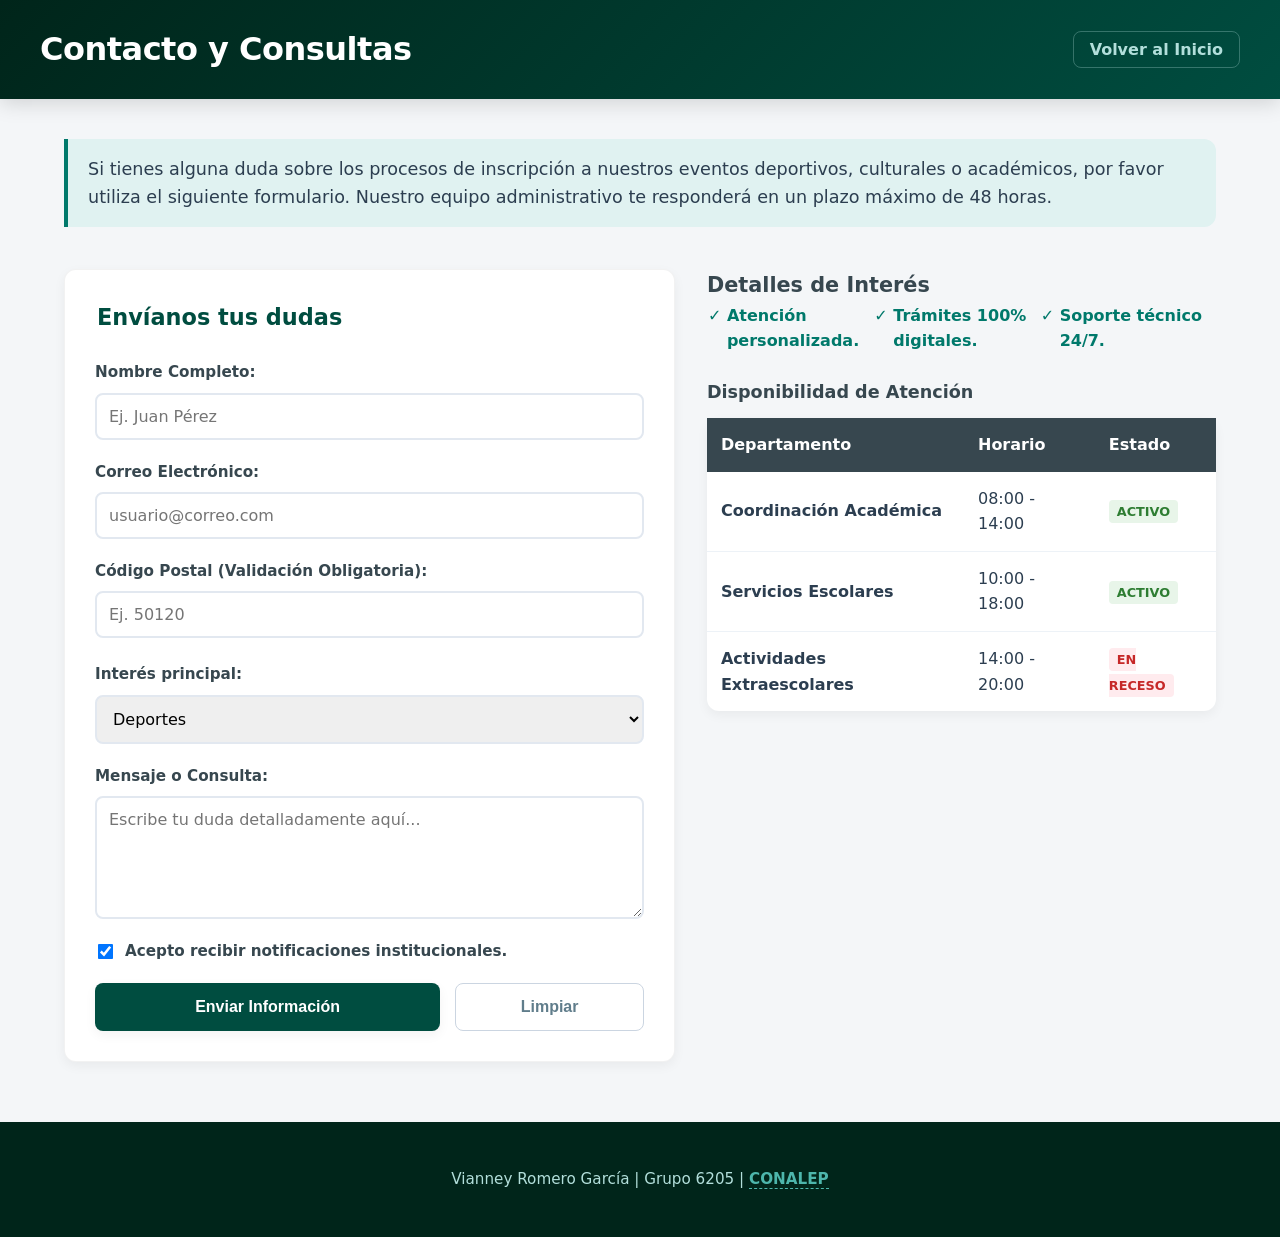
<file: contacto.html>
<!DOCTYPE html>
<html lang="es">
<head>
    <meta charset="UTF-8">
    <meta name="viewport" content="width=device-width, initial-scale=1.0">
    <title>Contacto | Eventos CONALEP</title>
    
    <style>
        /* --- VARIABLES DE DISEÑO MODERNO (DESIGN SYSTEM UNIFICADO) --- */
        :root {
            --primary: #004d40;
            --primary-light: #00796b;
            --primary-dark: #00251a;
            --secondary: #37474f;
            --accent: #2e7d32;
            --accent-danger: #c62828;
            --bg-main: #f4f6f8;
            --bg-card: #ffffff;
            --text-main: #2c3e50;
            --text-muted: #607d8b;
            --radius: 12px;
            --shadow: 0 4px 12px rgba(0, 0, 0, 0.05);
            --transition: all 0.3s cubic-bezier(0.4, 0, 0.2, 1);
        }

        /* --- ESTILOS GENERALES --- */
        body {
            font-family: 'Segoe UI', system-ui, -apple-system, sans-serif;
            line-height: 1.6;
            color: var(--text-main);
            margin: 0;
            padding: 0;
            background-color: var(--bg-main);
        }

        /* --- HEADER MODERNO --- */
        header {
            background: linear-gradient(135deg, var(--primary-dark), var(--primary));
            color: white;
            padding: 24px 40px;
            box-shadow: 0 4px 20px rgba(0,0,0,0.15);
        }
        .header-container {
            display: flex;
            justify-content: space-between;
            align-items: center;
            max-width: 1200px;
            margin: 0 auto;
            flex-wrap: wrap;
            gap: 20px;
        }
        header h1 {
            margin: 0;
            font-size: 2rem;
            font-weight: 700;
            letter-spacing: -0.5px;
        }
        .btn-nav {
            color: #b2dfdb;
            text-decoration: none;
            font-weight: 600;
            padding: 8px 16px;
            border: 1px solid rgba(178, 223, 219, 0.3);
            border-radius: 8px;
            transition: var(--transition);
        }
        .btn-nav:hover {
            background-color: rgba(255, 255, 255, 0.1);
            color: white;
            border-color: transparent;
        }

        /* --- CONTENIDO PRINCIPAL EN DASHBOARD (DOS COLUMNANAS) --- */
        main {
            max-width: 1200px;
            margin: 40px auto;
            padding: 0 24px;
            display: grid;
            grid-template-columns: 1.2fr 1fr;
            gap: 32px;
            box-sizing: border-box;
        }
        @media (max-width: 900px) {
            main { grid-template-columns: 1fr; margin: 20px auto; }
        }

        .capital-text {
            grid-column: 1 / -1;
            font-size: 1.1rem;
            color: var(--text-main);
            background-color: #e0f2f1;
            padding: 16px 20px;
            border-left: 4px solid var(--primary-light);
            border-radius: 0 var(--radius) var(--radius) 0;
            margin: 0 0 10px 0;
        }

        /* --- FORMULARIO --- */
        form {
            background-color: var(--bg-card);
            border-radius: var(--radius);
            box-shadow: var(--shadow);
            padding: 30px;
            border: 1px solid rgba(0,0,0,0.05);
        }
        fieldset {
            border: none;
            padding: 0;
            margin: 0;
        }
        legend {
            font-size: 1.4rem;
            font-weight: 700;
            color: var(--primary);
            margin-bottom: 24px;
        }
        .form-group {
            margin-bottom: 20px;
            display: flex;
            flex-direction: column;
            gap: 8px;
        }
        label {
            font-weight: 600;
            font-size: 0.95rem;
            color: var(--secondary);
        }
        input[type="text"],
        input[type="email"],
        select,
        textarea {
            width: 100%;
            padding: 12px;
            border: 2px solid #e2e8f0;
            border-radius: 8px;
            font-family: inherit;
            font-size: 1rem;
            box-sizing: border-box;
            transition: var(--transition);
        }
        input[type="text"]:focus,
        input[type="email"]:focus,
        select:focus,
        textarea:focus {
            outline: none;
            border-color: var(--primary-light);
            box-shadow: 0 0 0 3px rgba(0, 121, 107, 0.15);
        }
        
        /* Estilo para errores de validación en tiempo real */
        .input-error {
            border-color: var(--accent-danger) !important;
            background-color: #fff5f5;
        }
        .error-mensaje {
            color: var(--accent-danger);
            font-size: 0.85rem;
            font-weight: 600;
            margin-top: -4px;
        }

        .checkbox-container {
            flex-direction: row;
            align-items: center;
            gap: 10px;
            cursor: pointer;
            user-select: none;
        }
        .checkbox-container input {
            width: auto;
            transform: scale(1.2);
            cursor: pointer;
        }

        .acciones {
            display: flex;
            gap: 15px;
            margin-top: 10px;
        }
        .btn-submit {
            flex: 2;
            background-color: var(--primary);
            color: white;
            border: none;
            padding: 14px;
            font-size: 1rem;
            font-weight: 700;
            border-radius: 8px;
            cursor: pointer;
            transition: var(--transition);
            box-shadow: var(--shadow);
        }
        .btn-submit:hover {
            background-color: var(--primary-light);
            transform: translateY(-1px);
        }
        .btn-as-link {
            flex: 1;
            background-color: transparent;
            color: var(--text-muted);
            border: 1px solid #cbd5e1;
            padding: 14px;
            font-size: 1rem;
            font-weight: 600;
            border-radius: 8px;
            cursor: pointer;
            transition: var(--transition);
        }
        .btn-as-link:hover {
            background-color: #f1f5f9;
            color: var(--text-main);
        }

        /* --- INFORMACIÓN DE APOYO Y TABLA --- */
        .seccion-info {
            display: flex;
            flex-direction: column;
            gap: 24px;
        }
        .seccion-info h3 {
            margin: 0;
            font-size: 1.3rem;
            color: var(--secondary);
        }
        .beneficios {
            margin: 0;
            padding-left: 20px;
            display: grid;
            grid-template-columns: repeat(auto-fit, minmax(150px, 1fr));
            gap: 10px;
        }
        .beneficios li {
            font-weight: 600;
            color: var(--primary-light);
            list-style-type: '✓ ';
        }

        .tabla-info {
            width: 100%;
            border-collapse: collapse;
            background-color: var(--bg-card);
            border-radius: var(--radius);
            overflow: hidden;
            box-shadow: var(--shadow);
        }
        .tabla-info caption {
            font-weight: 700;
            font-size: 1.1rem;
            color: var(--secondary);
            margin-bottom: 12px;
            text-align: left;
        }
        .tabla-info th {
            background-color: var(--secondary);
            color: white;
            padding: 14px;
            font-weight: 600;
            text-align: left;
        }
        .tabla-info td {
            padding: 14px;
            border-bottom: 1px solid #edf2f7;
        }
        .tabla-info tr:last-child td {
            border-bottom: none;
        }
        
        /* Badges de estado dinámicos */
        .badge {
            padding: 4px 8px;
            border-radius: 4px;
            font-size: 0.8rem;
            font-weight: 700;
            text-transform: uppercase;
        }
        .badge.activo { background-color: #e8f5e9; color: var(--accent); }
        .badge.receso { background-color: #ffebee; color: var(--accent-danger); }

        /* --- TOAST / NOTIFICACIONES --- */
        #toast-container {
            position: fixed;
            bottom: 20px;
            right: 20px;
            z-index: 1000;
        }
        .toast {
            background-color: #2d3748;
            color: white;
            padding: 12px 24px;
            border-radius: 8px;
            box-shadow: 0 4px 12px rgba(0,0,0,0.15);
            font-weight: 500;
        }

        /* --- FOOTER --- */
        footer {
            background-color: var(--primary-dark);
            color: #b2dfdb;
            text-align: center;
            padding: 30px;
            margin-top: 60px;
            font-size: 0.95rem;
        }
        footer abbr {
            text-decoration: none;
            border-bottom: 1px dashed #4db6ac;
            color: #4db6ac;
            font-weight: 600;
        }
    </style>
</head>
<body>

    <div id="toast-container"></div>

    <header>
        <div class="header-container">
            <h1>Contacto y Consultas</h1>
            <nav><a href="index.html" class="btn-nav">Volver al Inicio</a></nav>
        </div>
    </header>

    <noscript>
        <div style="background-color: #ffcccc; color: #cc0000; padding: 15px; text-align: center; font-weight: bold;">
            JavaScript ausente o deshabilitado. Los campos numéricos de validación no se comprobarán de forma dinámica.
        </div>
    </noscript>

    <main>
        <p class="capital-text">
            Si tienes alguna duda sobre los procesos de inscripción a nuestros eventos deportivos, culturales o académicos, por favor utiliza el siguiente formulario. Nuestro equipo administrativo te responderá en un plazo máximo de 48 horas.
        </p>

        <form id="form-contacto" name="form_contacto">
            <fieldset>
                <legend>Envíanos tus dudas</legend>
                
                <div class="form-group">
                    <label for="nom">Nombre Completo:</label>
                    <input type="text" id="nom" name="nombre" maxlength="50" required placeholder="Ej. Juan Pérez">
                </div>

                <div class="form-group">
                    <label for="correo">Correo Electrónico:</label>
                    <input type="email" id="correo" name="email" required placeholder="usuario@correo.com">
                </div>

                <div class="form-group">
                    <label for="txtMatricula">Código Postal (Validación Obligatoria):</label>
                    <input type="text" id="txtMatricula" name="matricula" required placeholder="Ej. 50120" maxlength="5">
                    <div id="error-cp" class="error-mensaje"></div>
                </div>

                <div class="form-group">
                    <label for="interes">Interés principal:</label>
                    <select id="interes" name="interes">
                        <option value="Deportes">Deportes</option>
                        <option value="Cultura">Cultura</option>
                        <option value="Académico">Académico</option>
                    </select>
                </div>

                <div class="form-group">
                    <label for="msg">Mensaje o Consulta:</label>
                    <textarea id="msg" name="mensaje" rows="5" placeholder="Escribe tu duda detalladamente aquí..."></textarea>
                </div>

                <div class="form-group checkbox-container">
                    <input type="checkbox" id="terminos" name="terminos" checked> 
                    <label for="terminos">Acepto recibir notificaciones institucionales.</label>
                </div>

                <div class="acciones">
                    <button type="submit" class="btn-submit">Enviar Información</button>
                    <button type="reset" id="btn-limpiar" class="btn-as-link">Limpiar</button>
                </div>
            </fieldset>
        </form>

        <section class="seccion-info">
            <div>
                <h3>Detalles de Interés</h3>
                <ul class="beneficios">
                    <li>Atención personalizada.</li>
                    <li>Trámites 100% digitales.</li>
                    <li>Soporte técnico 24/7.</li>
                </ul>
            </div>

            <table class="tabla-info">
                <caption>Disponibilidad de Atención</caption>
                <thead>
                    <tr>
                        <th>Departamento</th>
                        <th>Horario</th>
                        <th>Estado</th>
                    </tr>
                </thead>
                <tbody>
                    <tr>
                        <td><strong>Coordinación Académica</strong></td>
                        <td>08:00 - 14:00</td>
                        <td><span class="badge activo">Activo</span></td>
                    </tr>
                    <tr>
                        <td><strong>Servicios Escolares</strong></td>
                        <td>10:00 - 18:00</td>
                        <td><span class="badge activo">Activo</span></td>
                    </tr>
                    <tr>
                        <td><strong>Actividades Extraescolares</strong></td>
                        <td>14:00 - 20:00</td>
                        <td><span class="badge receso">En receso</span></td>
                    </tr>
                </tbody>
            </table>
        </section>
    </main>

    <footer>
        <p>Vianney Romero García | Grupo 6205 | <abbr title="Colegio Nacional de Educación Profesional Técnica">CONALEP</abbr></p>
    </footer>

    <script type="text/javascript">
        document.addEventListener('DOMContentLoaded', () => {
            const formulario = document.getElementById('form-contacto');
            const inputCP = document.getElementById('txtMatricula');
            const errorCP = document.getElementById('error-cp');
            const toastContainer = document.getElementById('toast-container');

            // --- NOTIFICACIONES TOAST ---
            const mostrarNotificacion = (mensaje) => {
                toastContainer.innerHTML = '';
                const toast = document.createElement('div');
                toast.className = 'toast';
                toast.textContent = mensaje;
                toastContainer.appendChild(toast);

                toast.animate([
                    { transform: 'translateY(20px)', opacity: 0 },
                    { transform: 'translateY(0)', opacity: 1 }
                ], { duration: 250, easing: 'ease-out' });

                setTimeout(() => {
                    toast.animate([{ opacity: 1 }, { opacity: 0 }], { duration: 250 })
                         .onfinish = () => toast.remove();
                }, 4000);
            };

            // --- VALIDACIÓN DE CÓDIGO POSTAL EN TIEMPO REAL ---
            const validarCP = () => {
                const valor = inputCP.value.trim();
                // Expresión regular: Debe contener exactamente 5 números
                const formatoValido = /^\d{5}$/.test(valor);

                if (valor === "") {
                    errorCP.textContent = "El Código Postal es obligatorio.";
                    inputCP.classList.add('input-error');
                    return false;
                } else if (!formatoValido) {
                    errorCP.textContent = "Error: Debe ingresar un número válido de 5 dígitos.";
                    inputCP.classList.add('input-error');
                    return false;
                } else {
                    errorCP.textContent = "";
                    inputCP.classList.remove('input-error');
                    return true;
                }
            };

            // Ejecutar validación cuando el usuario escribe o cambia de celda
            inputCP.addEventListener('input', validarCP);
            inputCP.addEventListener('blur', validarCP);

            // --- CONTROL AL RESETEAR FORMULARIO ---
            document.getElementById('btn-limpiar').addEventListener('click', () => {
                errorCP.textContent = "";
                inputCP.classList.remove('input-error');
                mostrarNotificacion('Formulario restablecido.');
            });

            // --- ENVÍO DEL FORMULARIO Y CONSTRUCCIÓN INTERACTIVA DE MAILTO ---
            formulario.addEventListener('submit', (evento) => {
                evento.preventDefault(); // Detiene envío por defecto erróneo

                // Validamos el Código Postal antes de procesar
                if (!validarCP()) {
                    mostrarNotificacion('⚠️ Por favor, corrige los errores del formulario.');
                    inputCP.focus();
                    return;
                }

                // Captura de datos sanitizados
                const nombre = document.getElementById('nom').value.trim();
                const correo = document.getElementById('correo').value.trim();
                const cp = inputCP.value.trim();
                const interes = document.getElementById('interes').value;
                const mensaje = document.getElementById('msg').value.trim();
                const aceptaNotificaciones = document.getElementById('terminos').checked ? "SÍ" : "NO";

                const correoInstitucional = "vromero@conalep.edu.mx";

                // Formateo estético del Asunto y Cuerpo del Mensaje
                const asunto = encodeURIComponent(`Consulta de Eventos [${interes}] - ${nombre}`);
                
                let cuerpoEstructurado = `Detalles del Formulario de Contacto:\n`;
                cuerpoEstructurado += `==================================\n`;
                cuerpoEstructurado += `Nombre: ${nombre}\n`;
                cuerpoEstructurado += `Correo de Contacto: ${correo}\n`;
                cuerpoEstructurado += `Código Postal (Región): ${cp}\n`;
                cuerpoEstructurado += `Área de Interés: ${interes}\n`;
                cuerpoEstructurado += `Acepta Notificaciones: ${aceptaNotificaciones}\n`;
                cuerpoEstructurado += `==================================\n\n`;
                cuerpoEstructurado += `Consulta:\n"${mensaje || 'Sin comentarios adicionales.'}"`;

                const cuerpoFinal = encodeURIComponent(cuerpoEstructurado);

                // Construcción de URL Mailto Dinámica Segura
                const mailtoUrl = `mailto:${correoInstitucional}?subject=${asunto}&body=${cuerpoFinal}`;

                mostrarNotificacion('Abriendo gestor de correo institucional... 📬');

                // Ejecución nativa fluida
                setTimeout(() => {
                    window.location.href = mailtoUrl;
                }, 800);
            });
        });
    </script>
</body>
</html>
</file>
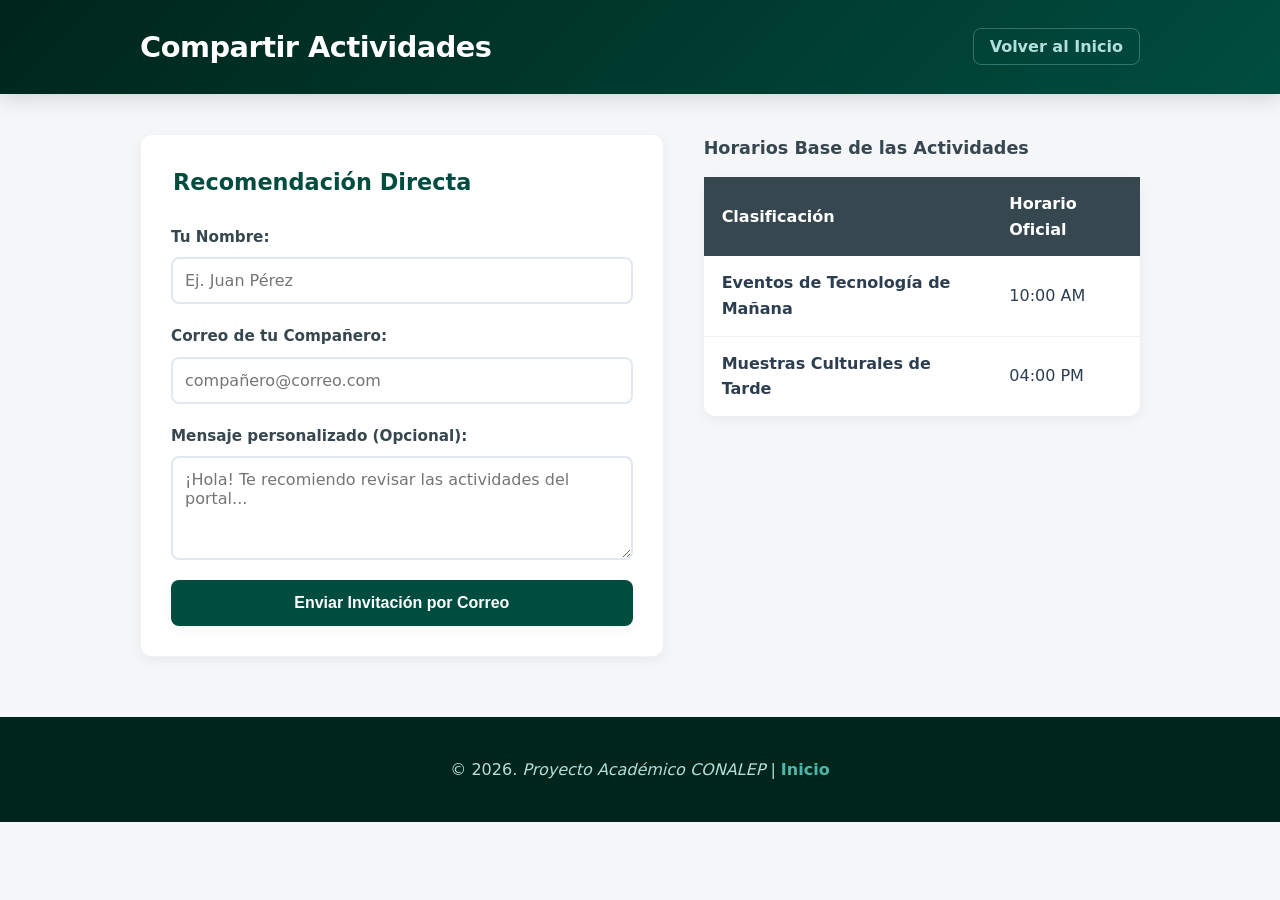
<file: enviar.html>
<!DOCTYPE html>
<html lang="es">
<head>
    <meta charset="UTF-8">
    <meta name="viewport" content="width=device-width, initial-scale=1.0">
    <title>Recomendar Actividad | CONALEP</title>
    
    <style>
        /* --- VARIABLES DE DISEÑO MODERNO --- */
        :root {
            --primary: #004d40;
            --primary-light: #00796b;
            --primary-dark: #00251a;
            --secondary: #37474f;
            --bg-main: #f4f6f8;
            --bg-card: #ffffff;
            --text-main: #2c3e50;
            --text-muted: #607d8b;
            --radius: 12px;
            --shadow: 0 4px 12px rgba(0, 0, 0, 0.05);
            --transition: all 0.3s cubic-bezier(0.4, 0, 0.2, 1);
        }

        /* --- ESTILOS GENERALES --- */
        body {
            font-family: 'Segoe UI', system-ui, -apple-system, sans-serif;
            line-height: 1.6;
            color: var(--text-main);
            margin: 0;
            padding: 0;
            background-color: var(--bg-main);
        }

        /* --- HEADER --- */
        header {
            background: linear-gradient(135deg, var(--primary-dark), var(--primary));
            color: white;
            padding: 24px 40px;
            box-shadow: 0 4px 20px rgba(0,0,0,0.15);
        }
        .header-container {
            display: flex;
            justify-content: space-between;
            align-items: center;
            max-width: 1000px;
            margin: 0 auto;
            flex-wrap: wrap;
            gap: 20px;
        }
        header h1 {
            margin: 0;
            font-size: 1.8rem;
            font-weight: 700;
            letter-spacing: -0.5px;
        }
        .btn-inicio {
            color: #b2dfdb;
            text-decoration: none;
            font-weight: 600;
            padding: 8px 16px;
            border: 1px solid rgba(178, 223, 219, 0.3);
            border-radius: 8px;
            transition: var(--transition);
        }
        .btn-inicio:hover {
            background-color: rgba(255, 255, 255, 0.1);
            color: white;
            border-color: transparent;
        }

        /* --- CONTENIDO PRINCIPAL --- */
        main {
            max-width: 1000px;
            margin: 40px auto;
            padding: 0 24px;
            display: grid;
            grid-template-columns: 1.2fr 1fr;
            gap: 40px;
        }
        @media (max-width: 768px) {
            main { grid-template-columns: 1fr; margin: 20px auto; }
        }

        /* --- FORMULARIO ESTILIZADO --- */
        form {
            background-color: var(--bg-card);
            border-radius: var(--radius);
            box-shadow: var(--shadow);
            padding: 30px;
            border: 1px solid rgba(0,0,0,0.05);
        }
        fieldset {
            border: none;
            padding: 0;
            margin: 0;
        }
        legend {
            font-size: 1.4rem;
            font-weight: 700;
            color: var(--primary);
            margin-bottom: 24px;
        }
        .form-group {
            margin-bottom: 20px;
            display: flex;
            flex-direction: column;
            gap: 8px;
        }
        label {
            font-weight: 600;
            font-size: 0.95rem;
            color: var(--secondary);
        }
        input[type="text"],
        input[type="email"],
        textarea {
            width: 100%;
            padding: 12px;
            border: 2px solid #e2e8f0;
            border-radius: 8px;
            font-family: inherit;
            font-size: 1rem;
            box-sizing: border-box;
            transition: var(--transition);
        }
        input[type="text"]:focus,
        input[type="email"]:focus,
        textarea:focus {
            outline: none;
            border-color: var(--primary-light);
            box-shadow: 0 0 0 3px rgba(0, 121, 107, 0.15);
        }
        .btn-submit {
            width: 100%;
            background-color: var(--primary);
            color: white;
            border: none;
            padding: 14px;
            font-size: 1rem;
            font-weight: 700;
            border-radius: 8px;
            cursor: pointer;
            transition: var(--transition);
            box-shadow: var(--shadow);
        }
        .btn-submit:hover {
            background-color: var(--primary-light);
            transform: translateY(-1px);
        }

        /* --- TABLA MODERNA --- */
        .seccion-tabla {
            display: flex;
            flex-direction: column;
            justify-content: flex-start;
        }
        .tabla-eventos {
            width: 100%;
            border-collapse: collapse;
            background-color: var(--bg-card);
            border-radius: var(--radius);
            overflow: hidden;
            box-shadow: var(--shadow);
        }
        .tabla-eventos caption {
            font-weight: 700;
            font-size: 1.1rem;
            color: var(--secondary);
            margin-bottom: 15px;
            text-align: left;
        }
        .tabla-eventos th {
            background-color: var(--secondary);
            color: white;
            padding: 14px 18px;
            font-weight: 600;
            text-align: left;
        }
        .tabla-eventos td {
            padding: 14px 18px;
            border-bottom: 1px solid #edf2f7;
            color: var(--text-main);
        }
        .tabla-eventos tr:last-child td {
            border-bottom: none;
        }
        .tabla-eventos tr:hover {
            background-color: #f8fafc;
        }

        /* --- TOAST / NOTIFICACIONES --- */
        #toast-container {
            position: fixed;
            bottom: 20px;
            right: 20px;
            z-index: 1000;
        }
        .toast {
            background-color: #2d3748;
            color: white;
            padding: 12px 24px;
            border-radius: 8px;
            box-shadow: 0 4px 12px rgba(0,0,0,0.15);
            font-weight: 500;
        }

        /* --- FOOTER --- */
        footer {
            background-color: var(--primary-dark);
            color: #b2dfdb;
            text-align: center;
            padding: 24px;
            margin-top: 60px;
        }
        .enlace-boton {
            color: #4db6ac;
            text-decoration: none;
            font-weight: 600;
        }
        .enlace-boton:hover {
            text-decoration: underline;
        }
    </style>
</head>
<body>

    <div id="toast-container"></div>

    <header>
        <div class="header-container">
            <h1>Compartir Actividades</h1>
            <nav><a href="index.html" class="btn-inicio">Volver al Inicio</a></nav>
        </div>
    </header>

    <main>
        <!-- Se removieron los atributos directo en HTML para controlarlos de forma segura en JS -->
        <form id="form-recomendar">
            <fieldset>
                <legend>Recomendación Directa</legend>
                
                <div class="form-group">
                    <label for="remitente">Tu Nombre:</label>
                    <input type="text" id="remitente" placeholder="Ej. Juan Pérez" required>
                </div>

                <div class="form-group">
                    <label for="destinatario">Correo de tu Compañero:</label>
                    <input type="email" id="destinatario" placeholder="compañero@correo.com" required>
                </div>

                <div class="form-group">
                    <label for="nota">Mensaje personalizado (Opcional):</label>
                    <textarea id="nota" rows="4" placeholder="¡Hola! Te recomiendo revisar las actividades del portal..."></textarea>
                </div>

                <div class="acciones">
                    <button type="submit" class="btn-submit">Enviar Invitación por Correo</button>
                </div>
            </fieldset>
        </form>

        <section class="seccion-tabla">
            <table class="tabla-eventos">
                <caption>Horarios Base de las Actividades</caption>
                <thead>
                    <tr>
                        <th>Clasificación</th>
                        <th>Horario Oficial</th>
                    </tr>
                </thead>
                <tbody>
                    <tr>
                        <td><strong>Eventos de Tecnología de Mañana</strong></td>
                        <td>10:00 AM</td>
                    </tr>
                    <tr>
                        <td><strong>Muestras Culturales de Tarde</strong></td>
                        <td>04:00 PM</td>
                    </tr>
                </tbody>
            </table>
        </section>
    </main>

    <footer>
        <p>&copy; 2026. <cite>Proyecto Académico CONALEP</cite> | <a href="index.html" class="enlace-boton">Inicio</a></p>
    </footer>

    <!-- LOGICA JAVASCRIPT MODERNA CON CONTROL DE ERRORES -->
    <script type="text/javascript">
        document.addEventListener('DOMContentLoaded', () => {
            const formulario = document.getElementById('form-recomendar');
            const toastContainer = document.getElementById('toast-container');

            // Feedback visual elegante al usuario
            const mostrarNotificacion = (mensaje) => {
                toastContainer.innerHTML = ''; // Limpiar anteriores
                const toast = document.createElement('div');
                toast.className = 'toast';
                toast.textContent = mensaje;
                toastContainer.appendChild(toast);

                toast.animate([
                    { transform: 'translateY(20px)', opacity: 0 },
                    { transform: 'translateY(0)', opacity: 1 }
                ], { duration: 250, easing: 'ease-out' });

                setTimeout(() => {
                    toast.animate([{ opacity: 1 }, { opacity: 0 }], { duration: 250 })
                         .onfinish = () => toast.remove();
                }, 4000);
            };

            // Interceptar y procesar de manera inteligente el envío del formulario
            formulario.addEventListener('submit', (evento) => {
                evento.preventDefault(); // Evita que la página intente recargarse o romperse

                // Captura y sanitización básica de valores
                const nombreRemitente = document.getElementById('remitente').value.trim();
                const correoDestino = document.getElementById('destinatario').value.trim();
                const mensajeNota = document.getElementById('nota').value.trim();
                
                const correoSoporteFijo = "vianney@correo.com"; // Cuenta destino base original

                // Crear dinámicamente un cuerpo de correo profesional estructurado
                const asunto = encodeURIComponent(`Recomendación de Actividades CONALEP de parte de ${nombreRemitente}`);
                
                let cuerpoEstructurado = `¡Hola!\n\n${nombreRemitente} te ha recomendado visitar el Portal de Eventos Institucionales del CONALEP.\n\n`;
                if(mensajeNota) {
                    cuerpoEstructurado += `Mensaje adicional de ${nombreRemitente}:\n"${mensajeNota}"\n\n`;
                }
                cuerpoEstructurado += `No te pierdas los Eventos de Tecnología (10:00 AM) y Muestras Culturales (04:00 PM).\n\nSaludos del equipo de desarrollo.`;
                
                const cuerpoFinal = encodeURIComponent(cuerpoEstructurado);

                // Construcción de la URL mailto incluyendo en copia (CC) al compañero asignado
                // Esto garantiza que se envíe a vianney@correo.com con copia al destinatario ingresado
                const mailtoUrl = `mailto:${correoSoporteFijo}?cc=${correoDestino}&subject=${asunto}&body=${cuerpoFinal}`;

                mostrarNotificacion('Abriendo tu cliente de correo para enviar la invitación... 🚀');

                // Ejecución segura del envío abriendo el gestor del sistema operativo
                setTimeout(() => {
                    window.location.href = mailtoUrl;
                }, 800);
            });
        });
    </script>
</body>
</html>
</file>
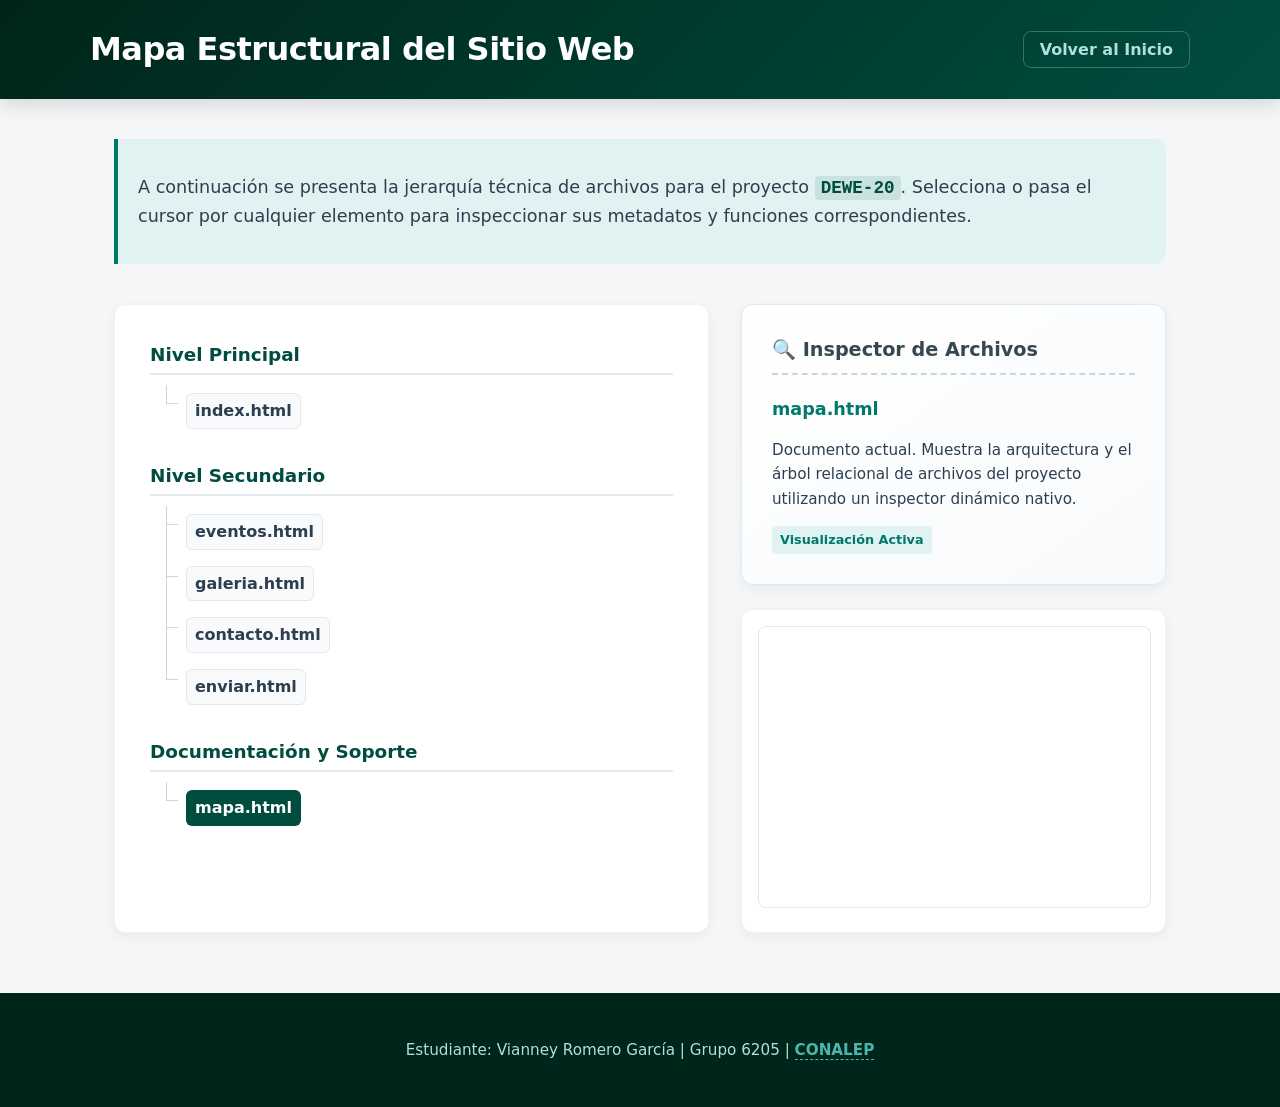
<file: mapa.html>
<!DOCTYPE html>
<html lang="es">
<head>
    <meta charset="UTF-8">
    <meta name="viewport" content="width=device-width, initial-scale=1.0">
    <title>Mapa del Sitio | CONALEP</title>
    
    <style>
        /* --- VARIABLES DE DISEÑO MODERNO (DESIGN SYSTEM UNIFICADO) --- */
        :root {
            --primary: #004d40;
            --primary-light: #00796b;
            --primary-dark: #00251a;
            --secondary: #37474f;
            --accent: #2e7d32;
            --bg-main: #f4f6f8;
            --bg-card: #ffffff;
            --text-main: #2c3e50;
            --text-muted: #607d8b;
            --radius: 12px;
            --shadow: 0 4px 12px rgba(0, 0, 0, 0.05);
            --transition: all 0.3s cubic-bezier(0.4, 0, 0.2, 1);
        }

        /* --- ESTILOS GENERALES --- */
        body {
            font-family: 'Segoe UI', system-ui, -apple-system, sans-serif;
            line-height: 1.6;
            color: var(--text-main);
            margin: 0;
            padding: 0;
            background-color: var(--bg-main);
        }

        /* --- HEADER MODERNO --- */
        header {
            background: linear-gradient(135deg, var(--primary-dark), var(--primary));
            color: white;
            padding: 24px 40px;
            box-shadow: 0 4px 20px rgba(0,0,0,0.15);
        }
        .header-container {
            display: flex;
            justify-content: space-between;
            align-items: center;
            max-width: 1100px;
            margin: 0 auto;
            flex-wrap: wrap;
            gap: 20px;
        }
        header h1 {
            margin: 0;
            font-size: 2rem;
            font-weight: 700;
            letter-spacing: -0.5px;
        }
        .btn-nav {
            color: #b2dfdb;
            text-decoration: none;
            font-weight: 600;
            padding: 8px 16px;
            border: 1px solid rgba(178, 223, 219, 0.3);
            border-radius: 8px;
            transition: var(--transition);
        }
        .btn-nav:hover {
            background-color: rgba(255, 255, 255, 0.1);
            color: white;
            border-color: transparent;
        }

        /* --- CONTENIDO PRINCIPAL EN DASHBOARD --- */
        main {
            max-width: 1100px;
            margin: 40px auto;
            padding: 0 24px;
            display: grid;
            grid-template-columns: 1.4fr 1fr;
            gap: 32px;
            box-sizing: border-box;
        }
        @media (max-width: 850px) {
            main { grid-template-columns: 1fr; margin: 20px auto; }
        }

        .seccion-texto {
            grid-column: 1 / -1;
            font-size: 1.1rem;
            color: var(--text-main);
            background-color: #e0f2f1;
            padding: 16px 20px;
            border-left: 4px solid var(--primary-light);
            border-radius: 0 var(--radius) var(--radius) 0;
            margin-bottom: 8px;
        }
        .seccion-texto code {
            background-color: rgba(0, 77, 64, 0.1);
            padding: 2px 6px;
            border-radius: 4px;
            font-weight: 600;
            color: var(--primary);
        }

        /* --- MAPA JERÁRQUICO ESTILIZADO (ÁRBOL VISUAL) --- */
        .card-mapa {
            background-color: var(--bg-card);
            border-radius: var(--radius);
            box-shadow: var(--shadow);
            padding: 35px;
            border: 1px solid rgba(0,0,0,0.05);
        }
        .mapa-jerarquia ul {
            list-style: none;
            padding-left: 0;
            margin: 0;
        }
        .mapa-jerarquia > ul > li {
            margin-bottom: 24px;
        }
        .mapa-jerarquia > ul > li > strong {
            font-size: 1.15rem;
            color: var(--primary);
            display: block;
            margin-bottom: 10px;
            border-bottom: 2px solid #e2e8f0;
            padding-bottom: 4px;
        }
        .lista-vinetas {
            padding-left: 16px !important;
        }
        .lista-vinetas li {
            position: relative;
            padding: 8px 0 8px 20px;
            transition: var(--transition);
        }
        /* Líneas conectoras tipo árbol de archivos */
        .lista-vinetas li::before {
            content: "";
            position: absolute;
            left: 0;
            top: 18px;
            width: 12px;
            height: 1px;
            background-color: #cbd5e1;
        }
        .lista-vinetas li::after {
            content: "";
            position: absolute;
            left: 0;
            top: 0;
            width: 1px;
            height: 100%;
            background-color: #cbd5e1;
        }
        .lista-vinetas li:last-child::after {
            height: 18px;
        }
        
        /* Enlaces del mapa */
        .mapa-item {
            color: var(--text-main);
            text-decoration: none;
            font-weight: 600;
            padding: 4px 8px;
            border-radius: 6px;
            background-color: #f8fafc;
            border: 1px solid #e2e8f0;
            display: inline-block;
            cursor: pointer;
            transition: var(--transition);
        }
        .mapa-item:hover {
            border-color: var(--primary-light);
            background-color: #e0f2f1;
            color: var(--primary-dark);
            transform: translateX(3px);
        }
        .mapa-item.active {
            background-color: var(--primary);
            color: white;
            border-color: transparent;
        }

        /* --- CONTENEDOR DE INSPECTOR DINÁMICO (JS) --- */
        .seccion-lateral {
            display: flex;
            flex-direction: column;
            gap: 24px;
        }
        .card-inspector {
            background: linear-gradient(145deg, #ffffff, #f8fafc);
            border-radius: var(--radius);
            box-shadow: var(--shadow);
            padding: 30px;
            border: 1px solid #e2e8f0;
            min-height: 200px;
            box-sizing: border-box;
        }
        .card-inspector h3 {
            margin-top: 0;
            color: var(--secondary);
            font-size: 1.2rem;
            border-bottom: 2px dashed #cbd5e1;
            padding-bottom: 8px;
        }
        #inspector-titulo {
            font-size: 1.1rem;
            font-weight: 700;
            color: var(--primary-light);
            margin: 10px 0;
        }
        #inspector-desc {
            color: var(--text-main);
            font-size: 0.95rem;
            margin-bottom: 15px;
        }
        .badge-status {
            display: inline-block;
            padding: 4px 8px;
            border-radius: 4px;
            font-size: 0.8rem;
            font-weight: 700;
            background-color: #e2e8f0;
            color: var(--secondary);
        }

        /* --- CONTENEDOR OBJETO EXTERNO --- */
        .contenedor-objeto {
            background-color: var(--bg-card);
            border-radius: var(--radius);
            box-shadow: var(--shadow);
            padding: 16px;
            border: 1px solid rgba(0,0,0,0.05);
        }
        .contenedor-objeto iframe, .contenedor-objeto object {
            border-radius: 8px;
            border: 1px solid #e2e8f0;
            width: 100%;
        }

        /* --- FOOTER --- */
        footer {
            background-color: var(--primary-dark);
            color: #b2dfdb;
            text-align: center;
            padding: 30px;
            margin-top: 60px;
            font-size: 0.95rem;
        }
        footer abbr {
            text-decoration: none;
            border-bottom: 1px dashed #4db6ac;
            color: #4db6ac;
            font-weight: 600;
        }
    </style>
</head>
<body>

    <header>
        <div class="header-container">
            <h1>Mapa Estructural del Sitio Web</h1>
            <nav><a href="index.html" class="btn-nav">Volver al Inicio</a></nav>
        </div>
    </header>

    <noscript>
        <div style="background-color: #ffcccc; color: #cc0000; padding: 15px; text-align: center; font-weight: bold;">
            Estructura estática cargada. Active los scripts para soporte dinámico del mapa interactivo.
        </div>
    </noscript>

    <main>
        <section class="seccion-texto">
            <p>
                A continuación se presenta la jerarquía técnica de archivos para el proyecto <code>DEWE-20</code>. Selecciona o pasa el cursor por cualquier elemento para inspeccionar sus metadatos y funciones correspondientes.
            </p>
        </section>

        <section class="card-mapa">
            <nav class="mapa-jerarquia">
                <ul>
                    <li><strong>Nivel Principal</strong>
                        <ul class="lista-vinetas">
                            <li>
                                <a href="index.html" class="mapa-item" data-desc="Página principal del portal. Contiene la bienvenida a los alumnos, avisos dinámicos en carrusel y una trivia interactiva de autoevaluación." data-status="Optimizado con JS">index.html</a>
                            </li>
                        </ul>
                    </li>
                    <li><strong>Nivel Secundario</strong>
                        <ul class="lista-vinetas">
                            <li>
                                <a href="eventos.html" class="mapa-item" data-desc="Sección de agenda institucional. Despliega el calendario oficial de actividades tecnológicas, deportivas y culturales." data-status="Estructura Base">eventos.html</a>
                            </li>
                            <li>
                                <a href="galeria.html" class="mapa-item" data-desc="Repositorio visual. Muestra evidencias fotográficas de los proyectos del plantel organizados mediante layouts adaptables." data-status="Multimedia">galeria.html</a>
                            </li>
                            <li>
                                <a href="contacto.html" class="mapa-item" data-desc="Formulario de atención a usuarios con validación avanzada de código postal mediante expresiones regulares en tiempo real." data-status="Validación Dinámica">contacto.html</a>
                            </li>
                            <li>
                                <a href="enviar.html" class="mapa-item" data-desc="Herramienta de recomendación directa. Construye un enlace seguro de correo electrónico estructurando la información del remitente." data-status="Procesamiento Seguro">enviar.html</a>
                            </li>
                        </ul>
                    </li>
                    <li><strong>Documentación y Soporte</strong>
                        <ul class="lista-vinetas">
                            <li>
                                <a href="mapa.html" class="mapa-item active" data-desc="Documento actual. Muestra la arquitectura y el árbol relacional de archivos del proyecto utilizando un inspector dinámico nativo." data-status="Visualización Activa">mapa.html</a>
                            </li>
                        </ul>
                    </li>
                </ul>
            </nav>
        </section>

        <section class="seccion-lateral">
            <div class="card-inspector" id="inspector">
                <h3>🔍 Inspector de Archivos</h3>
                <div id="inspector-contenido">
                    <p style="color: var(--text-muted); font-style: italic;">Pasa el cursor o selecciona un archivo del mapa para auditar sus metadatos.</p>
                </div>
            </div>

            <div class="contenedor-objeto">
                <iframe src="https://www.gob.mx" height="280" title="Soporte Institucional Gob"></iframe>
            </div>
        </section>
    </main>

    <footer>
        <p>Estudiante: Vianney Romero García | Grupo 6205 | <abbr title="Colegio Nacional de Educación Profesional Técnica">CONALEP</abbr></p>
    </footer>

    <script type="text/javascript">
        document.addEventListener('DOMContentLoaded', () => {
            const itemsMapa = document.querySelectorAll('.mapa-item');
            const contenedorContenido = document.getElementById('inspector-contenido');

            // Función para actualizar el panel de detalles de forma moderna
            const actualizarInspector = (elemento) => {
                const nombreArchivo = elemento.textContent;
                const descripcion = elemento.getAttribute('data-desc');
                const estado = elemento.getAttribute('data-status');

                // Inyección limpia de HTML estructural
                contenedorContenido.innerHTML = `
                    <div id="inspector-titulo">${nombreArchivo}</div>
                    <p id="inspector-desc">${descripcion}</p>
                    <div><span class="badge-status" style="background-color: #e0f2f1; color: var(--primary-light);">${estado}</span></div>
                `;

                // Animación fluida de entrada para los datos del inspector
                contenedorContenido.animate([
                    { opacity: 0, transform: 'scale(0.98)' },
                    { opacity: 1, transform: 'scale(1)' }
                ], { duration: 180, easing: 'ease-out' });
            };

            // Escuchadores de eventos para interacción fluida (Mouse y Teclado/Foco)
            itemsMapa.forEach(item => {
                // Actualiza al pasar el cursor
                item.addEventListener('mouseenter', () => actualizarInspector(item));
                
                // Mantiene el soporte al dar clic
                item.addEventListener('click', (e) => {
                    // Si es el archivo actual (mapa.html), prevenimos que recargue la página en bucle
                    if(item.classList.contains('active')) {
                        e.preventDefault();
                    }
                    actualizarInspector(item);
                });
            });

            // Mostrar por defecto los datos del archivo activo al cargar la página
            const itemActivo = document.querySelector('.mapa-item.active');
            if(itemActivo) {
                actualizarInspector(itemActivo);
            }
        });
    </script>
</body>
</html>
</file>
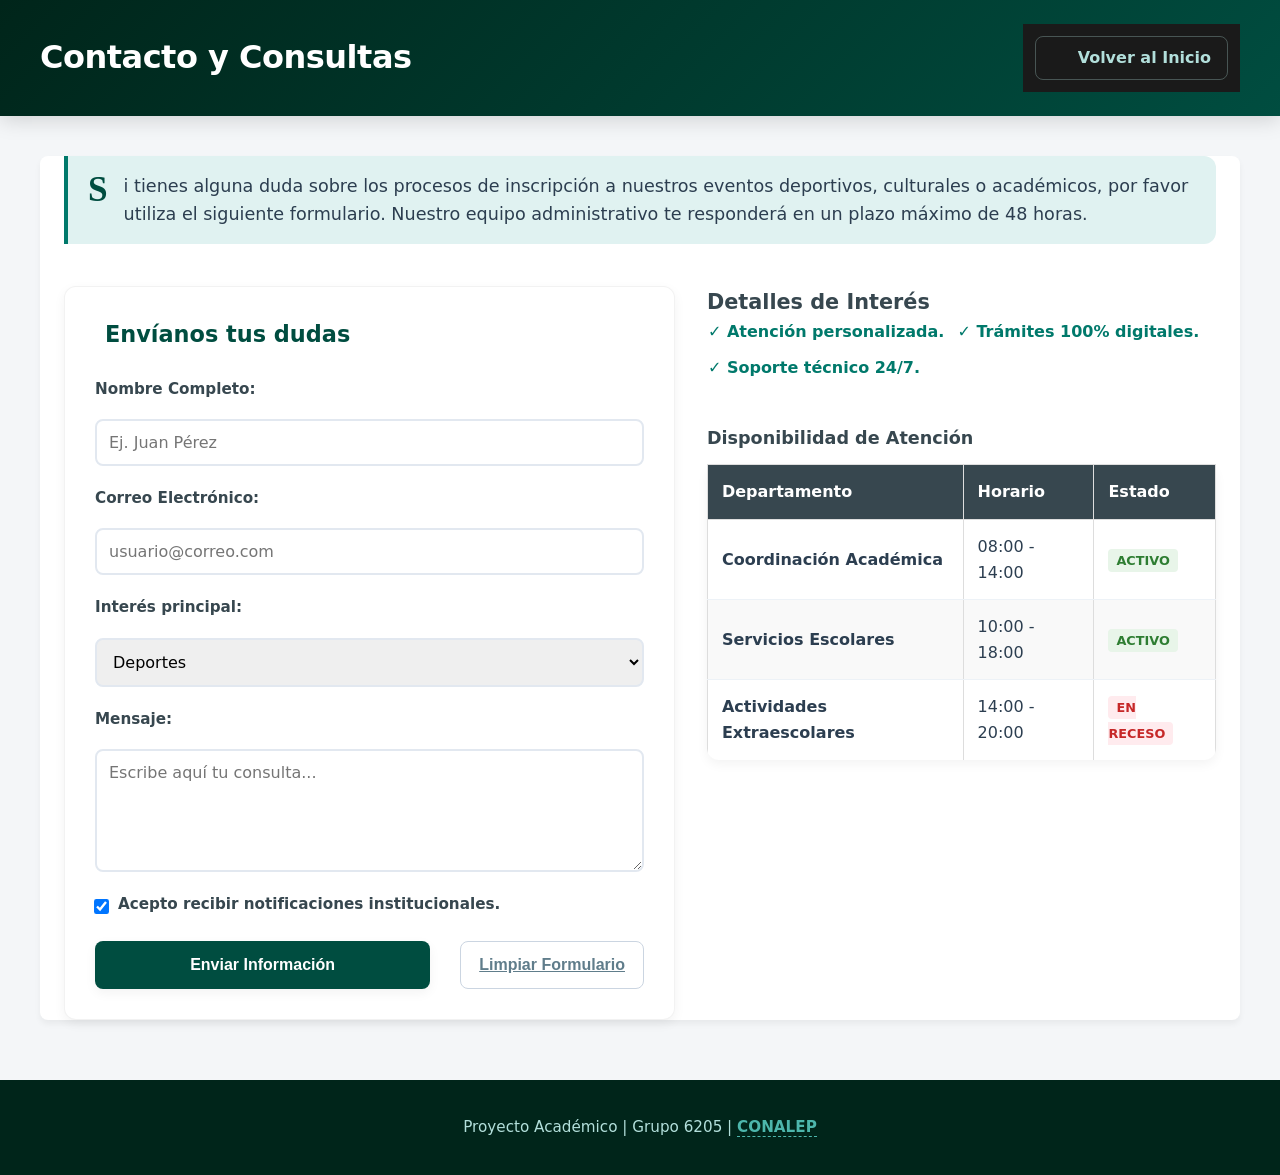
<file: secundaria.html>
<!DOCTYPE html>
<html lang="es">
<head>
    <meta charset="UTF-8">
    <meta name="viewport" content="width=device-width, initial-scale=1.0">
    <title>Contacto | Eventos CONALEP</title>
    
    <link rel="stylesheet" href="styles.css">
    <style>
        /* --- VARIABLES DE DISEÑO (DESIGN SYSTEM UNIFICADO) --- */
        :root {
            --primary: #004d40;
            --primary-light: #00796b;
            --primary-dark: #00251a;
            --secondary: #37474f;
            --accent: #2e7d32;
            --accent-danger: #c62828;
            --bg-main: #f4f6f8;
            --bg-card: #ffffff;
            --text-main: #2c3e50;
            --text-muted: #607d8b;
            --radius: 12px;
            --shadow: 0 4px 12px rgba(0, 0, 0, 0.05);
            --transition: all 0.3s cubic-bezier(0.4, 0, 0.2, 1);
        }

        /* --- ESTILOS GENERALES Y MAQUETACIÓN --- */
        body {
            font-family: 'Segoe UI', system-ui, -apple-system, sans-serif;
            line-height: 1.6;
            color: var(--text-main);
            margin: 0;
            padding: 0;
            background-color: var(--bg-main);
        }

        /* --- HEADER MODERNO --- */
        header {
            background: linear-gradient(135deg, var(--primary-dark), var(--primary));
            color: white;
            padding: 24px 40px;
            box-shadow: 0 4px 20px rgba(0,0,0,0.15);
        }
        .header-container {
            display: flex;
            justify-content: space-between;
            align-items: center;
            max-width: 1200px;
            margin: 0 auto;
            flex-wrap: wrap;
            gap: 20px;
        }
        header h1 {
            margin: 0;
            font-size: 2rem;
            font-weight: 700;
            letter-spacing: -0.5px;
        }
        .btn-nav {
            color: #b2dfdb;
            text-decoration: none;
            font-weight: 600;
            padding: 8px 16px;
            border: 1px solid rgba(178, 223, 219, 0.3);
            border-radius: 8px;
            transition: var(--transition);
        }
        .btn-nav:hover {
            background-color: rgba(255, 255, 255, 0.1);
            color: white;
            border-color: transparent;
        }

        /* --- ESTRUCTURA EN DOS COLUMNAS (ESTILO DASHBOARD) --- */
        main {
            max-width: 1200px;
            margin: 40px auto;
            padding: 0 24px;
            display: grid;
            grid-template-columns: 1.2fr 1fr;
            gap: 32px;
            box-sizing: border-box;
        }
        @media (max-width: 900px) {
            main { grid-template-columns: 1fr; margin: 20px auto; }
        }

        /* Pseudo-elemento ::first-letter para emular Letra Capital requerida */
        .capital-text {
            grid-column: 1 / -1;
            font-size: 1.1rem;
            color: var(--text-main);
            background-color: #e0f2f1;
            padding: 16px 20px;
            border-left: 4px solid var(--primary-light);
            border-radius: 0 var(--radius) var(--radius) 0;
            margin: 0 0 10px 0;
        }
        .capital-text::first-letter {
            font-size: 2.2rem;
            font-weight: 700;
            color: var(--primary);
            float: left;
            line-height: 1;
            padding-right: 8px;
        }

        /* --- COMPONENTE FORMULARIO --- */
        form {
            background-color: var(--bg-card);
            border-radius: var(--radius);
            box-shadow: var(--shadow);
            padding: 30px;
            border: 1px solid rgba(0,0,0,0.05);
        }
        fieldset {
            border: none;
            padding: 0;
            margin: 0;
        }
        legend {
            font-size: 1.4rem;
            font-weight: 700;
            color: var(--primary);
            margin-bottom: 24px;
        }
        .form-group {
            margin-bottom: 20px;
            display: flex;
            flex-direction: column;
            gap: 8px;
        }
        label {
            font-weight: 600;
            font-size: 0.95rem;
            color: var(--secondary);
        }
        input[type="text"],
        input[type="email"],
        select,
        textarea {
            width: 100%;
            padding: 12px;
            border: 2px solid #e2e8f0;
            border-radius: 8px;
            font-family: inherit;
            font-size: 1rem;
            box-sizing: border-box;
            transition: var(--transition);
        }
        input[type="text"]:focus,
        input[type="email"]:focus,
        select:focus,
        textarea:focus {
            outline: none;
            border-color: var(--primary-light);
            box-shadow: 0 0 0 3px rgba(0, 121, 107, 0.15);
        }
        
        /* Control visual de estados de error */
        .input-error {
            border-color: var(--accent-danger) !important;
            background-color: #fff5f5;
        }
        .error-mensaje {
            color: var(--accent-danger);
            font-size: 0.85rem;
            font-weight: 600;
            margin-top: -4px;
        }

        .checkbox-container {
            flex-direction: row;
            align-items: center;
            gap: 10px;
            cursor: pointer;
        }
        .checkbox-container input {
            width: auto;
            transform: scale(1.15);
            cursor: pointer;
        }

        .acciones {
            display: flex;
            gap: 15px;
            margin-top: 10px;
        }
        .btn-submit {
            flex: 2;
            background-color: var(--primary);
            color: white;
            border: none;
            padding: 14px;
            font-size: 1rem;
            font-weight: 700;
            border-radius: 8px;
            cursor: pointer;
            transition: var(--transition);
            box-shadow: var(--shadow);
        }
        .btn-submit:hover {
            background-color: var(--primary-light);
            transform: translateY(-1px);
        }
        .btn-as-link {
            flex: 1;
            background-color: transparent;
            color: var(--text-muted);
            border: 1px solid #cbd5e1;
            padding: 14px;
            font-size: 1rem;
            font-weight: 600;
            border-radius: 8px;
            cursor: pointer;
            transition: var(--transition);
        }
        .btn-as-link:hover {
            background-color: #f1f5f9;
            color: var(--text-main);
        }

        /* --- SECCIÓN INFORMATIVA LATERAL --- */
        .seccion-lateral {
            display: flex;
            flex-direction: column;
            gap: 24px;
        }
        .seccion-lateral h3 {
            margin: 0;
            font-size: 1.3rem;
            color: var(--secondary);
        }
        .beneficios {
            margin: 0;
            padding-left: 20px;
            display: grid;
            grid-template-columns: repeat(auto-fit, minmax(160px, 1fr));
            gap: 10px;
        }
        .beneficios li {
            font-weight: 600;
            color: var(--primary-light);
            list-style-type: '✓ ';
        }

        /* --- TABLA --- */
        .tabla-info {
            width: 100%;
            border-collapse: collapse;
            background-color: var(--bg-card);
            border-radius: var(--radius);
            overflow: hidden;
            box-shadow: var(--shadow);
        }
        .tabla-info caption {
            font-weight: 700;
            font-size: 1.1rem;
            color: var(--secondary);
            margin-bottom: 12px;
            text-align: left;
        }
        .tabla-info th {
            background-color: var(--secondary);
            color: white;
            padding: 14px;
            font-weight: 600;
            text-align: left;
        }
        .tabla-info td {
            padding: 14px;
            border-bottom: 1px solid #edf2f7;
            color: var(--text-main);
        }
        .tabla-info tr:last-child td {
            border-bottom: none;
        }
        
        .badge {
            padding: 4px 8px;
            border-radius: 4px;
            font-size: 0.8rem;
            font-weight: 700;
            text-transform: uppercase;
        }
        .badge.activo { background-color: #e8f5e9; color: var(--accent); }
        .badge.receso { background-color: #ffebee; color: var(--accent-danger); }

        /* --- SISTEMA DE NOTIFICACIONES TOAST --- */
        #toast-container {
            position: fixed;
            bottom: 20px;
            right: 20px;
            z-index: 1000;
        }
        .toast {
            background-color: #2d3748;
            color: white;
            padding: 12px 24px;
            border-radius: 8px;
            box-shadow: 0 4px 12px rgba(0,0,0,0.15);
            font-weight: 500;
        }

        /* --- PIE DE PÁGINA --- */
        footer {
            background-color: var(--primary-dark);
            color: #b2dfdb;
            text-align: center;
            padding: 30px;
            margin-top: 60px;
            font-size: 0.95rem;
        }
        footer abbr {
            text-decoration: none;
            border-bottom: 1px dashed #4db6ac;
            color: #4db6ac;
            font-weight: 600;
        }
    </style>
</head>
<body>

    <div id="toast-container"></div>

    <header>
        <div class="header-container">
            <h1>Contacto y Consultas</h1>
            <nav><a href="index.html" class="btn-nav">Volver al Inicio</a></nav>
        </div>
    </header>

    <noscript>
        <div style="background-color: #ffcccc; color: #cc0000; padding: 15px; text-align: center; font-weight: bold;">
            JavaScript ausente. El sistema dinámico de validaciones y envío avanzado está deshabilitado.
        </div>
    </noscript>

    <main>
        <p class="capital-text">
            Si tienes alguna duda sobre los procesos de inscripción a nuestros eventos deportivos, culturales o académicos, por favor utiliza el siguiente formulario. Nuestro equipo administrativo te responderá en un plazo máximo de 48 horas.
        </p>

        <form id="form-contacto" name="form_contacto">
            <fieldset>
                <legend>Envíanos tus dudas</legend>
                
                <div class="form-group">
                    <label for="nom">Nombre Completo:</label>
                    <input type="text" id="nom" name="nombre" maxlength="50" required placeholder="Ej. Juan Pérez">
                </div>

                <div class="form-group">
                    <label for="correo">Correo Electrónico:</label>
                    <input type="email" id="correo" name="email" required placeholder="usuario@correo.com">
                </div>

                <div class="form-group">
                    <label for="interes">Interés principal:</label>
                    <select id="interes" name="interes">
                        <option value="Deportes">Deportes</option>
                        <option value="Cultura">Cultura</option>
                        <option value="Académico">Académico</option>
                    </select>
                </div>

                <div class="form-group">
                    <label for="msg">Mensaje:</label>
                    <textarea id="msg" name="mensaje" rows="5" placeholder="Escribe aquí tu consulta..."></textarea>
                </div>

                <div class="form-group checkbox-container">
                    <input type="checkbox" id="terminos" name="terminos" checked> 
                    <label for="terminos">Acepto recibir notificaciones institucionales.</label>
                </div>

                <div class="acciones">
                    <button type="submit" class="btn-submit">Enviar Información</button>
                    <button type="reset" id="btn-reset" class="btn-as-link">Limpiar Formulario</button>
                </div>
            </fieldset>
        </form>

        <section class="seccion-lateral">
            <div>
                <h3>Detalles de Interés</h3>
                <ul class="beneficios">
                    <li>Atención personalizada.</li>
                    <li>Trámites 100% digitales.</li>
                    <li>Soporte técnico 24/7.</li>
                </ul>
            </div>

            <table class="tabla-info">
                <caption>Disponibilidad de Atención</caption>
                <thead>
                    <tr>
                        <th>Departamento</th>
                        <th>Horario</th>
                        <th>Estado</th>
                    </tr>
                </thead>
                <tbody>
                    <tr>
                        <td><strong>Coordinación Académica</strong></td>
                        <td>08:00 - 14:00</td>
                        <td><span class="badge activo">Activo</span></td>
                    </tr>
                    <tr>
                        <td><strong>Servicios Escolares</strong></td>
                        <td>10:00 - 18:00</td>
                        <td><span class="badge activo">Activo</span></td>
                    </tr>
                    <tr>
                        <td><strong>Actividades Extraescolares</strong></td>
                        <td>14:00 - 20:00</td>
                        <td><span class="badge receso">En receso</span></td>
                    </tr>
                </tbody>
            </table>
        </section>
    </main>

    <footer>
        <p>Proyecto Académico | Grupo 6205 | <abbr title="Colegio Nacional de Educación Profesional Técnica">CONALEP</abbr></p>
    </footer>

    <script type="text/javascript">
        document.addEventListener('DOMContentLoaded', () => {
            const form = document.getElementById('form-contacto');
            const toastContainer = document.getElementById('toast-container');

            // Notificación Toast dinámica de la interfaz
            const emitirNotificacion = (msg) => {
                toastContainer.innerHTML = '';
                const toast = document.createElement('div');
                toast.className = 'toast';
                toast.textContent = msg;
                toastContainer.appendChild(toast);

                toast.animate([
                    { transform: 'translateY(20px)', opacity: 0 },
                    { transform: 'translateY(0)', opacity: 1 }
                ], { duration: 250, easing: 'ease-out' });

                setTimeout(() => {
                    toast.animate([{ opacity: 1 }, { opacity: 0 }], { duration: 250 })
                         .onfinish = () => toast.remove();
                }, 4000);
            };

            // Escuchador para la limpieza de campos
            document.getElementById('btn-reset').addEventListener('click', () => {
                emitirNotificacion('Formulario restablecido correctamente.');
            });

            // Procesamiento seguro de los datos capturados
            form.addEventListener('submit', (e) => {
                e.preventDefault(); // Detiene la acción tosca nativa de mailto sin procesar

                const nombre = document.getElementById('nom').value.trim();
                const correo = document.getElementById('correo').value.trim();
                const interes = document.getElementById('interes').value;
                const mensaje = document.getElementById('msg').value.trim();
                const recibeAlertas = document.getElementById('terminos').checked ? "SÍ" : "NO";

                const correoDestinatarioBase = "vromero@conalep.edu.mx";

                // Construcción limpia y profesional del cuerpo del correo electrónico
                const asuntoCorreo = encodeURIComponent(`Consulta desde Portal Web [${interes}] - ${nombre}`);
                
                let cuerpoEstructurado = `Formulario de Contacto Institucional\n`;
                cuerpoEstructurado += `------------------------------------\n`;
                cuerpoEstructurado += `Remitente: ${nombre}\n`;
                cuerpoEstructurado += `Correo electrónico: ${correo}\n`;
                cuerpoEstructurado += `Categoría de Interés: ${interes}\n`;
                cuerpoEstructurado += `Suscrito a Notificaciones: ${recibeAlertas}\n`;
                cuerpoEstructurado += `------------------------------------\n\n`;
                cuerpoEstructurado += `Mensaje o Consulta:\n"${mensaje || 'Sin detalles adicionales.'}"`;

                const cuerpoFormateado = encodeURIComponent(cuerpoEstructurado);

                // Ejecución e inyección dinámica segura de la URL mailto
                const URL_Envio = `mailto:${correoDestinatarioBase}?subject=${asuntoCorreo}&body=${cuerpoFormateado}`;

                emitirNotificacion('Abriendo cliente de mensajería para despachar la consulta... 📬');

                setTimeout(() => {
                    window.location.href = URL_Envio;
                }, 800);
            });
        });
    </script>
</body>
</html>
</file>
<file: styles.css>
/* ==========================================================================
   ESTILOS GENERALES Y ESTRUCTURA (CONALEP DEWE-20)
   ========================================================================== */
* {
    margin: 0;
    padding: 0;
    box-sizing: border-box;
}

body {
    font-family: 'Segoe UI', Tahoma, Geneva, Verdana, sans-serif;
    line-height: 1.6;
    color: #333;
    background-color: #f4f9f7; /* Fondo suave institucional */
}

/* Encabezados */
header {
    background-color: #006633; /* Verde Oficial CONALEP */
    color: white;
    padding: 20px;
}

.header-container {
    display: flex;
    justify-content: space-between;
    align-items: center;
    flex-wrap: wrap;
    max-width: 1200px;
    margin: 0 auto;
}

.header-datos h1 {
    font-size: 1.8rem;
    margin-bottom: 8px;
}

.header-datos p {
    font-size: 0.9rem;
    opacity: 0.9;
}

.header-logo img {
    border-radius: 4px;
    border: 2px solid white;
}

/* ==========================================================================
   BARRA DE NAVEGACIÓN
   ========================================================================== */
nav {
    background-color: #1a1a1a;
    padding: 12px;
    text-align: center;
}

.nav-links {
    color: #999;
}

.nav-links a, .nav-links span {
    color: white;
    text-decoration: none;
    padding: 5px 15px;
    font-weight: 500;
    transition: color 0.3s ease;
}

.nav-links a:hover {
    color: #28a745;
}

.nav-links .active {
    color: #28a745;
    font-weight: bold;
}

/* ==========================================================================
   BOTONES Y SOLUCIÓN DEL ÍCONO "VOLVER AL INICIO"
   ========================================================================== */
/* Regla maestra para inyectar el ícono de la casa antes del texto */
.btn-nav::before, 
.enlace-boton::before, 
.btn-inicio::before {
    content: "";
    display: inline-block;
    width: 18px;
    height: 18px;
    margin-right: 8px;
    vertical-align: middle;
    background-size: contain;
    background-repeat: no-repeat;
}

/* Para botones con fondo oscuro (ícono blanco) */
.enlace-boton::before,
.btn-inicio::before {
    background-image: url('https://img.icons8.com/material-rounded/24/ffffff/home.png');
}

/* Para enlaces con texto verde (ícono verde) */
.btn-nav::before {
    background-image: url('https://img.icons8.com/material-rounded/24/006633/home.png');
}

/* Estilos de bloque para los botones */
.enlace-boton, .btn-inicio {
    display: inline-flex;
    align-items: center;
    background-color: #006633;
    color: white;
    padding: 8px 16px;
    border-radius: 4px;
    text-decoration: none;
    font-weight: bold;
    transition: background 0.2s ease;
}

.enlace-boton:hover, .btn-inicio:hover {
    background-color: #004d26;
}

.btn-nav {
    display: inline-flex;
    align-items: center;
    color: #006633;
    text-decoration: none;
    font-weight: bold;
}

.btn-nav:hover {
    text-decoration: underline;
}

/* ==========================================================================
   CONTENIDO PRINCIPAL Y EFECTOS DE TEXTO
   ========================================================================== */
main {
    max-width: 1200px;
    margin: 30px auto;
    padding: 0 20px;
    background-color: white;
    border-radius: 8px;
    box-shadow: 0 4px 6px rgba(0,0,0,0.05);
    padding-top: 20px;
    padding-bottom: 20px;
}

section {
    margin-bottom: 40px;
}

h2, h3 {
    color: #006633;
    margin-bottom: 15px;
}

/* Letra Capital Técnica (Primer carácter más grande) */
.introduccion::first-letter, 
.capital-text::first-letter, 
.intro-galeria::first-letter,
.capital::first-letter {
    font-size: 3rem;
    font-weight: bold;
    color: #006633;
    float: left;
    line-height: 1;
    margin-right: 8px;
    font-family: Georgia, serif;
}

blockquote {
    border-left: 5px solid #006633;
    padding: 10px 20px;
    margin: 20px 0;
    background-color: #f9f9f9;
    font-style: italic;
}

/* ==========================================================================
   TABLAS (Calendarios e Información)
   ========================================================================== */
table {
    width: 100%;
    border-collapse: collapse;
    margin: 20px 0;
}

table caption {
    font-weight: bold;
    margin-bottom: 8px;
    color: #555;
    text-align: left;
}

th, td {
    padding: 12px;
    border: 1px solid #ddd;
    text-align: left;
}

thead th {
    background-color: #006633;
    color: white;
}

tbody tr:nth-child(even) {
    background-color: #f9f9f9;
}

/* ==========================================================================
   FORMULARIOS (Contacto y Recomendaciones)
   ========================================================================== */
fieldset {
    border: 2px solid #006633;
    border-radius: 6px;
    padding: 20px;
    margin-bottom: 30px;
}

legend {
    color: #006633;
    font-weight: bold;
    padding: 0 10px;
}

.campo-formulario, .form-group {
    margin-bottom: 15px;
}

label {
    display: block;
    margin-bottom: 5px;
    font-weight: 500;
}

input[type="text"],
input[type="email"],
select,
textarea {
    width: 100%;
    padding: 10px;
    border: 1px solid #ccc;
    border-radius: 4px;
    font-family: inherit;
}

input:focus, select:focus, textarea:focus {
    outline: none;
    border-color: #006633;
    box-shadow: 0 0 5px rgba(0, 102, 51, 0.2);
}

.acciones {
    margin-top: 20px;
}

.btn-enviar, .btn-submit {
    background-color: #006633;
    color: white;
    border: none;
    padding: 10px 20px;
    font-weight: bold;
    border-radius: 4px;
    cursor: pointer;
}

.btn-enviar:hover, .btn-submit:hover {
    background-color: #004d26;
}

.btn-as-link {
    background: none;
    border: none;
    color: #666;
    text-decoration: underline;
    margin-left: 15px;
    cursor: pointer;
}

/* ==========================================================================
   GALERÍA Y MAPA DEL SITIO
   ========================================================================== */
.tabla-galeria td {
    text-align: center;
    vertical-align: top;
    width: 33.33%;
}

.img-borde {
    border: 3px solid #ddd;
    border-radius: 4px;
    transition: transform 0.2s ease;
}

.img-borde:hover {
    transform: scale(1.05);
    border-color: #006633;
}

.pie-foto {
    font-size: 0.85rem;
    margin-top: 5px;
    color: #555;
}

.mapa-jerarquia ul {
    list-style-type: none;
    padding-left: 20px;
}

.mapa-jerarquia li {
    margin: 10px 0;
}

.lista-vinetas {
    list-style-type: disc !important;
    padding-left: 30px !important;
}

/* ==========================================================================
   PIE DE PÁGINA (Footer)
   ========================================================================== */
footer {
    background-color: #1a1a1a;
    color: white;
    text-align: center;
    padding: 20px;
    margin-top: 40px;
    font-size: 0.9rem;
}

footer p {
    margin: 5px 0;
}

footer a {
    color: #28a745;
    text-decoration: none;
}

footer a:hover {
    text-decoration: underline;
}
* {
    margin: 0;
    padding: 0;
    box-sizing: border-box;
}

body {
    font-family: 'Segoe UI', Tahoma, Geneva, Verdana, sans-serif;
    line-height: 1.6;
    color: #333;
    background-color: #f4f9f7;
}

header {
    background-color: #006633;
    color: white;
    padding: 20px;
}

.header-container {
    display: flex;
    justify-content: space-between;
    align-items: center;
    flex-wrap: wrap;
    max-width: 1200px;
    margin: 0 auto;
}

.header-datos h1 {
    font-size: 1.8rem;
    margin-bottom: 8px;
}

.header-datos p {
    font-size: 0.9rem;
    opacity: 0.9;
}

.header-logo img {
    border-radius: 4px;
    border: 2px solid white;
}

nav {
    background-color: #1a1a1a;
    padding: 12px;
    text-align: center;
}

.nav-links a, .nav-links span {
    color: white;
    text-decoration: none;
    padding: 5px 15px;
    font-weight: 500;
    transition: color 0.3s ease;
}

.nav-links a:hover {
    color: #28a745;
}

.nav-links .active {
    color: #28a745;
    font-weight: bold;
}

/* ACOMODO AUTOMÁTICO DE ÍCONOS DE LA CASA CON URL SEGURA (HTTPS) */
.btn-nav::before, 
.enlace-boton::before, 
.btn-inicio::before {
    content: "";
    display: inline-block;
    width: 18px;
    height: 18px;
    margin-right: 8px;
    vertical-align: middle;
    background-size: contain;
    background-repeat: no-repeat;
}

.enlace-boton::before, .btn-inicio::before {
    background-image: url('https://img.icons8.com/material-rounded/24/ffffff/home.png');
}

.btn-nav::before {
    background-image: url('https://img.icons8.com/material-rounded/24/006633/home.png');
}

.enlace-boton, .btn-inicio {
    display: inline-flex;
    align-items: center;
    background-color: #006633;
    color: white;
    padding: 8px 16px;
    border-radius: 4px;
    text-decoration: none;
    font-weight: bold;
    border: none;
    cursor: pointer;
}

.btn-nav {
    display: inline-flex;
    align-items: center;
    color: #006633;
    text-decoration: none;
    font-weight: bold;
}

main {
    max-width: 1200px;
    margin: 30px auto;
    padding: 20px;
    background-color: white;
    border-radius: 8px;
    box-shadow: 0 4px 6px rgba(0,0,0,0.05);
}

section {
    margin-bottom: 40px;
}

h2, h3 {
    color: #006633;
    margin-bottom: 15px;
}

.introduccion::first-letter, 
.capital-text::first-letter, 
.intro-galeria::first-letter,
.capital::first-letter {
    font-size: 3rem;
    font-weight: bold;
    color: #006633;
    float: left;
    line-height: 1;
    margin-right: 8px;
    font-family: Georgia, serif;
}

table {
    width: 100%;
    border-collapse: collapse;
    margin: 20px 0;
}

table caption {
    font-weight: bold;
    margin-bottom: 8px;
    color: #555;
}

th, td {
    padding: 12px;
    border: 1px solid #ddd;
}

thead th {
    background-color: #006633;
    color: white;
}

tbody tr:nth-child(even) {
    background-color: #f9f9f9;
}

fieldset {
    border: 2px solid #006633;
    border-radius: 6px;
    padding: 20px;
}

legend {
    color: #006633;
    font-weight: bold;
    padding: 0 10px;
}

.form-group {
    margin-bottom: 15px;
}

input[type="text"], input[type="email"], input[type="number"], select, textarea {
    width: 100%;
    padding: 10px;
    border: 1px solid #ccc;
    border-radius: 4px;
    margin-top: 5px;
}

.btn-submit {
    background-color: #006633;
    color: white;
    border: none;
    padding: 10px 20px;
    font-weight: bold;
    border-radius: 4px;
    cursor: pointer;
}

.tabla-galeria td {
    text-align: center;
    width: 33.33%;
}

.img-borde {
    border: 3px solid #ddd;
    border-radius: 4px;
}

.pie-foto {
    font-size: 0.85rem;
    margin-top: 5px;
}

.mapa-jerarquia ul {
    list-style-type: none;
    padding-left: 20px;
}

.lista-vinetas {
    list-style-type: disc !important;
    padding-left: 30px !important;
}

footer {
    background-color: #1a1a1a;
    color: white;
    text-align: center;
    padding: 20px;
    margin-top: 40px;
}
footer a {
    color: #28a745;
    text-decoration: none;
}
</file>
